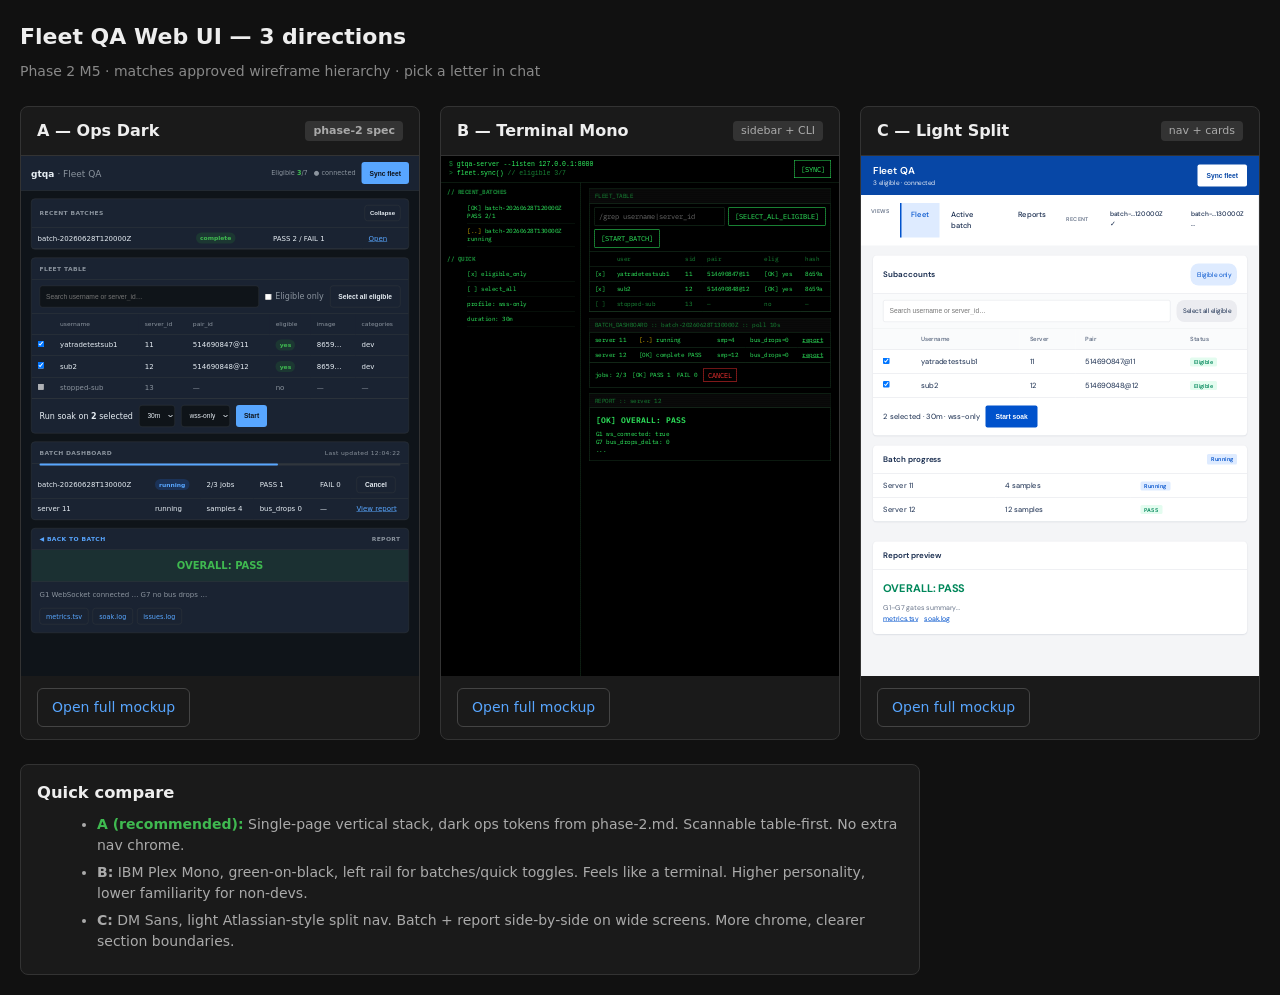
<file: designs/fleet-qa-20260628/design-board.html>
<!DOCTYPE html>
<html lang="en">
<head>
<meta charset="utf-8">
<meta name="viewport" content="width=device-width, initial-scale=1">
<title>gtqa Fleet QA — Design Comparison</title>
<style>
* { box-sizing: border-box; margin: 0; }
body { font: 14px/1.5 system-ui, sans-serif; background: #111; color: #eee; padding: 20px; }
h1 { font-size: 22px; margin-bottom: 8px; }
.sub { color: #888; margin-bottom: 24px; }
.grid { display: grid; grid-template-columns: repeat(auto-fit, minmax(340px, 1fr)); gap: 20px; }
.card { background: #1a1a1a; border: 1px solid #333; border-radius: 8px; overflow: hidden; }
.card-head { padding: 12px 16px; border-bottom: 1px solid #333; display: flex; justify-content: space-between; align-items: center; }
.card-head h2 { font-size: 16px; }
.card-head .tag { font-size: 11px; background: #333; padding: 2px 8px; border-radius: 4px; color: #aaa; }
.frame-wrap { height: 520px; overflow: hidden; background: #000; }
iframe { width: 200%; height: 200%; border: 0; transform: scale(0.5); transform-origin: 0 0; pointer-events: none; }
.actions { padding: 12px 16px; display: flex; gap: 8px; flex-wrap: wrap; }
.actions a { color: #58a6ff; text-decoration: none; padding: 8px 14px; border: 1px solid #444; border-radius: 6px; }
.actions a:hover { background: #222; }
.notes { margin-top: 24px; padding: 16px; background: #1a1a1a; border-radius: 8px; border: 1px solid #333; max-width: 900px; }
.notes h3 { margin-bottom: 8px; }
.notes ul { margin-left: 20px; color: #aaa; }
.notes li { margin: 6px 0; }
.rec { color: #3fb950; font-weight: 600; }
</style>
</head>
<body>
<h1>Fleet QA Web UI — 3 directions</h1>
<p class="sub">Phase 2 M5 · matches approved wireframe hierarchy · pick a letter in chat</p>
<div class="grid">
  <div class="card">
    <div class="card-head"><h2>A — Ops Dark</h2><span class="tag rec">phase-2 spec</span></div>
    <div class="frame-wrap"><iframe src="variant-a.html" title="Variant A"></iframe></div>
    <div class="actions">
      <a href="variant-a.html" target="_blank">Open full mockup</a>
    </div>
  </div>
  <div class="card">
    <div class="card-head"><h2>B — Terminal Mono</h2><span class="tag">sidebar + CLI</span></div>
    <div class="frame-wrap"><iframe src="variant-b.html" title="Variant B"></iframe></div>
    <div class="actions">
      <a href="variant-b.html" target="_blank">Open full mockup</a>
    </div>
  </div>
  <div class="card">
    <div class="card-head"><h2>C — Light Split</h2><span class="tag">nav + cards</span></div>
    <div class="frame-wrap"><iframe src="variant-c.html" title="Variant C"></iframe></div>
    <div class="actions">
      <a href="variant-c.html" target="_blank">Open full mockup</a>
    </div>
  </div>
</div>
<div class="notes">
  <h3>Quick compare</h3>
  <ul>
    <li><strong class="rec">A (recommended):</strong> Single-page vertical stack, dark ops tokens from phase-2.md. Scannable table-first. No extra nav chrome.</li>
    <li><strong>B:</strong> IBM Plex Mono, green-on-black, left rail for batches/quick toggles. Feels like a terminal. Higher personality, lower familiarity for non-devs.</li>
    <li><strong>C:</strong> DM Sans, light Atlassian-style split nav. Batch + report side-by-side on wide screens. More chrome, clearer section boundaries.</li>
  </ul>
</div>
</body>
</html>
</file>
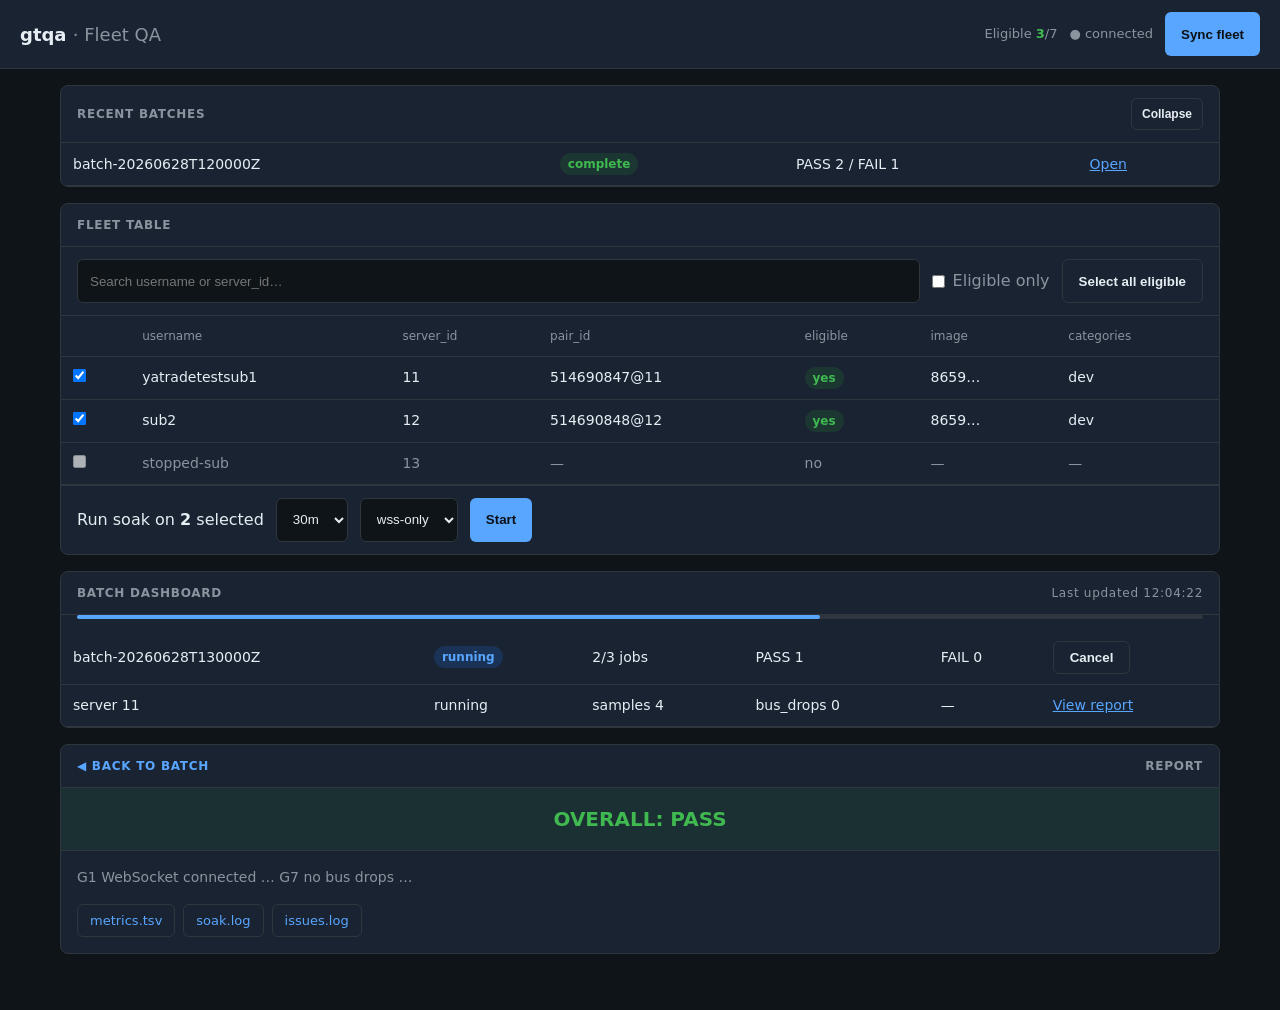
<file: designs/fleet-qa-20260628/variant-a.html>
<!DOCTYPE html>
<html lang="en">
<head>
<meta charset="utf-8">
<meta name="viewport" content="width=device-width, initial-scale=1">
<title>Variant A — Ops Dark</title>
<style>
:root {
  --bg: #0f1419; --surface: #1a2332; --text: #e6edf3; --muted: #8b949e;
  --pass: #3fb950; --fail: #f85149; --warn: #d29922; --accent: #58a6ff;
  --border: #30363d;
}
* { box-sizing: border-box; margin: 0; }
body { font: 16px/1.5 ui-sans-serif, system-ui, sans-serif; background: var(--bg); color: var(--text); min-height: 100vh; }
header { display: flex; align-items: center; justify-content: space-between; padding: 12px 20px; background: var(--surface); border-bottom: 1px solid var(--border); position: sticky; top: 0; z-index: 10; }
header h1 { font-size: 18px; font-weight: 600; }
header h1 span { color: var(--muted); font-weight: 400; }
.badge { font-size: 13px; color: var(--muted); }
.badge strong { color: var(--pass); }
.btn { background: var(--accent); color: #0d1117; border: none; padding: 8px 16px; border-radius: 6px; font-weight: 600; cursor: pointer; min-height: 44px; }
.btn-ghost { background: transparent; color: var(--text); border: 1px solid var(--border); }
main { max-width: 1200px; margin: 0 auto; padding: 16px 20px 40px; }
section { background: var(--surface); border: 1px solid var(--border); border-radius: 8px; margin-bottom: 16px; overflow: hidden; }
.section-head { padding: 12px 16px; font-size: 12px; font-weight: 600; letter-spacing: 0.06em; color: var(--muted); text-transform: uppercase; border-bottom: 1px solid var(--border); display: flex; justify-content: space-between; align-items: center; }
.row-tools { display: flex; gap: 12px; flex-wrap: wrap; padding: 12px 16px; border-bottom: 1px solid var(--border); align-items: center; }
input[type=search] { flex: 1; min-width: 200px; padding: 10px 12px; border-radius: 6px; border: 1px solid var(--border); background: var(--bg); color: var(--text); min-height: 44px; }
label.chk { display: flex; align-items: center; gap: 8px; color: var(--muted); cursor: pointer; min-height: 44px; }
table { width: 100%; border-collapse: collapse; font-size: 14px; }
th, td { padding: 10px 12px; text-align: left; border-bottom: 1px solid var(--border); height: 40px; }
th { position: sticky; top: 57px; background: var(--surface); color: var(--muted); font-weight: 500; font-size: 12px; }
tr.muted td { color: var(--muted); }
.pill { display: inline-block; padding: 2px 8px; border-radius: 12px; font-size: 12px; font-weight: 600; }
.pill.pass { background: #23863633; color: var(--pass); }
.pill.fail { background: #da363333; color: var(--fail); }
.pill.run { background: #1f6feb33; color: var(--accent); }
.batch-bar { padding: 12px 16px; display: flex; gap: 12px; flex-wrap: wrap; align-items: center; border-top: 1px solid var(--border); }
select { padding: 8px 12px; border-radius: 6px; border: 1px solid var(--border); background: var(--bg); color: var(--text); min-height: 44px; }
.progress { height: 4px; background: var(--border); border-radius: 2px; margin: 0 16px 12px; }
.progress > div { height: 100%; width: 66%; background: var(--accent); border-radius: 2px; }
.report-banner { padding: 16px; text-align: center; font-size: 20px; font-weight: 700; background: #23863622; color: var(--pass); border-bottom: 1px solid var(--border); }
.report-body { padding: 16px; font-size: 14px; color: var(--muted); }
.artifact-row { display: flex; gap: 8px; padding: 0 16px 16px; flex-wrap: wrap; }
.artifact-row a { color: var(--accent); text-decoration: none; padding: 6px 12px; border: 1px solid var(--border); border-radius: 6px; font-size: 13px; }
</style>
</head>
<body>
<header>
  <h1>gtqa <span>· Fleet QA</span></h1>
  <div style="display:flex;gap:12px;align-items:center">
    <span class="badge">Eligible <strong>3</strong>/7</span>
    <span class="badge">● connected</span>
    <button class="btn">Sync fleet</button>
  </div>
</header>
<main>
  <section>
    <div class="section-head">Recent batches <button class="btn btn-ghost" style="min-height:32px;padding:4px 10px;font-size:12px">Collapse</button></div>
    <table>
      <tr><td>batch-20260628T120000Z</td><td><span class="pill pass">complete</span></td><td>PASS 2 / FAIL 1</td><td><a href="#" style="color:var(--accent)">Open</a></td></tr>
    </table>
  </section>
  <section>
    <div class="section-head">Fleet table</div>
    <div class="row-tools">
      <input type="search" placeholder="Search username or server_id…">
      <label class="chk"><input type="checkbox"> Eligible only</label>
      <button class="btn btn-ghost">Select all eligible</button>
    </div>
    <table>
      <thead><tr><th></th><th>username</th><th>server_id</th><th>pair_id</th><th>eligible</th><th>image</th><th>categories</th></tr></thead>
      <tbody>
        <tr><td><input type="checkbox" checked></td><td>yatradetestsub1</td><td>11</td><td>514690847@11</td><td><span class="pill pass">yes</span></td><td>8659…</td><td>dev</td></tr>
        <tr><td><input type="checkbox" checked></td><td>sub2</td><td>12</td><td>514690848@12</td><td><span class="pill pass">yes</span></td><td>8659…</td><td>dev</td></tr>
        <tr class="muted"><td><input type="checkbox" disabled></td><td>stopped-sub</td><td>13</td><td>—</td><td>no</td><td>—</td><td>—</td></tr>
      </tbody>
    </table>
    <div class="batch-bar">
      <span>Run soak on <strong>2</strong> selected</span>
      <select><option>30m</option></select>
      <select><option>wss-only</option></select>
      <button class="btn">Start</button>
    </div>
  </section>
  <section>
    <div class="section-head">Batch dashboard <span style="font-weight:400;text-transform:none">Last updated 12:04:22</span></div>
    <div class="progress"><div></div></div>
    <table>
      <tr><td>batch-20260628T130000Z</td><td><span class="pill run">running</span></td><td>2/3 jobs</td><td>PASS 1</td><td>FAIL 0</td><td><button class="btn btn-ghost" style="min-height:32px">Cancel</button></td></tr>
      <tr><td>server 11</td><td>running</td><td>samples 4</td><td>bus_drops 0</td><td>—</td><td><a href="#" style="color:var(--accent)">View report</a></td></tr>
    </table>
  </section>
  <section>
    <div class="section-head"><a href="#" style="color:var(--accent);text-decoration:none">◀ Back to batch</a> Report</div>
    <div class="report-banner">OVERALL: PASS</div>
    <div class="report-body">G1 WebSocket connected … G7 no bus drops …</div>
    <div class="artifact-row">
      <a href="#">metrics.tsv</a><a href="#">soak.log</a><a href="#">issues.log</a>
    </div>
  </section>
</main>
</body>
</html>
</file>
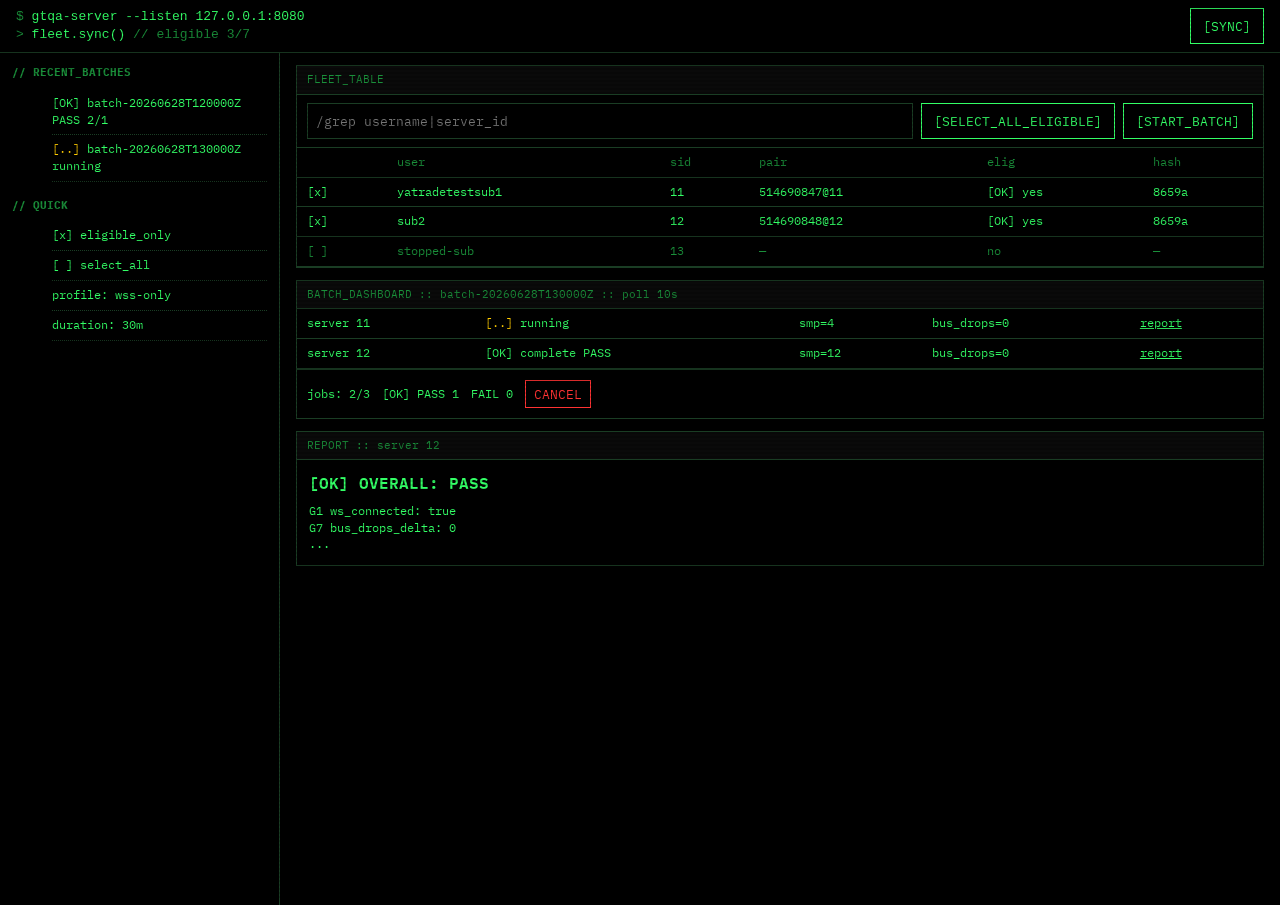
<file: designs/fleet-qa-20260628/variant-b.html>
<!DOCTYPE html>
<html lang="en">
<head>
<meta charset="utf-8">
<meta name="viewport" content="width=device-width, initial-scale=1">
<title>Variant B — Terminal Mono</title>
<style>
@import url('https://fonts.googleapis.com/css2?family=IBM+Plex+Mono:wght@400;600&display=swap');
:root {
  --bg: #000000; --surface: #0a0a0a; --text: #33ff66; --muted: #1a8f3a;
  --pass: #33ff66; --fail: #ff3333; --accent: #33ff66; --border: #1a3d24;
}
* { box-sizing: border-box; margin: 0; }
body { font: 14px/1.4 'IBM Plex Mono', monospace; background: var(--bg); color: var(--text); min-height: 100vh; }
.scanlines::before { content: ''; position: fixed; inset: 0; pointer-events: none; background: repeating-linear-gradient(0deg, transparent, transparent 2px, rgba(0,0,0,.15) 2px, rgba(0,0,0,.15) 4px); z-index: 100; }
.top { padding: 8px 16px; border-bottom: 1px solid var(--border); display: grid; grid-template-columns: 1fr auto; gap: 8px; }
.top pre { margin: 0; font-size: 13px; }
.top .cmd { color: var(--muted); }
.grid { display: grid; grid-template-columns: 280px 1fr; min-height: calc(100vh - 48px); }
aside { border-right: 1px solid var(--border); padding: 12px; }
aside h2 { font-size: 11px; color: var(--muted); margin-bottom: 8px; }
aside ul { list-style: none; }
aside li { padding: 6px 0; border-bottom: 1px dotted var(--border); font-size: 12px; cursor: pointer; }
aside li:hover { color: #fff; }
.content { padding: 12px 16px; overflow-x: auto; }
.panel { border: 1px solid var(--border); margin-bottom: 12px; }
.panel-title { padding: 6px 10px; background: var(--surface); border-bottom: 1px solid var(--border); font-size: 11px; color: var(--muted); }
.tools { padding: 8px 10px; display: flex; gap: 8px; flex-wrap: wrap; border-bottom: 1px solid var(--border); }
.tools input { flex: 1; background: #000; border: 1px solid var(--border); color: var(--text); padding: 8px; font-family: inherit; min-width: 180px; }
.tools button { background: #000; border: 1px solid var(--accent); color: var(--accent); padding: 8px 12px; font-family: inherit; cursor: pointer; }
table { width: 100%; font-size: 12px; border-collapse: collapse; }
th, td { padding: 6px 10px; text-align: left; border-bottom: 1px solid var(--border); }
th { color: var(--muted); font-weight: 400; }
.dim { color: var(--muted); }
.status-ok::before { content: '[OK] '; color: var(--pass); }
.status-run::before { content: '[..] '; color: var(--warn, #ffcc00); }
.status-fail::before { content: '[!!] '; color: var(--fail); }
.footer-bar { padding: 10px; border-top: 1px solid var(--border); display: flex; gap: 12px; align-items: center; font-size: 12px; }
.report { padding: 12px; white-space: pre-wrap; font-size: 12px; }
.report .overall { font-size: 16px; font-weight: 600; margin-bottom: 8px; }
</style>
</head>
<body class="scanlines">
<div class="top">
  <pre><span class="cmd">$</span> gtqa-server --listen 127.0.0.1:8080
<span class="cmd">></span> fleet.sync() <span style="color:var(--muted)">// eligible 3/7</span></pre>
  <button style="background:#000;border:1px solid var(--accent);color:var(--accent);padding:6px 12px;font-family:inherit;cursor:pointer">[SYNC]</button>
</div>
<div class="grid">
  <aside>
    <h2>// RECENT_BATCHES</h2>
    <ul>
      <li class="status-ok">batch-20260628T120000Z PASS 2/1</li>
      <li class="status-run">batch-20260628T130000Z running</li>
    </ul>
    <h2 style="margin-top:16px">// QUICK</h2>
    <ul>
      <li>[x] eligible_only</li>
      <li>[ ] select_all</li>
      <li>profile: wss-only</li>
      <li>duration: 30m</li>
    </ul>
  </aside>
  <div class="content">
    <div class="panel">
      <div class="panel-title">FLEET_TABLE</div>
      <div class="tools">
        <input placeholder="/grep username|server_id">
        <button>[SELECT_ALL_ELIGIBLE]</button>
        <button>[START_BATCH]</button>
      </div>
      <table>
        <thead><tr><th></th><th>user</th><th>sid</th><th>pair</th><th>elig</th><th>hash</th></tr></thead>
        <tbody>
          <tr><td>[x]</td><td>yatradetestsub1</td><td>11</td><td>514690847@11</td><td class="status-ok">yes</td><td>8659a</td></tr>
          <tr><td>[x]</td><td>sub2</td><td>12</td><td>514690848@12</td><td class="status-ok">yes</td><td>8659a</td></tr>
          <tr class="dim"><td>[ ]</td><td>stopped-sub</td><td>13</td><td>—</td><td>no</td><td>—</td></tr>
        </tbody>
      </table>
    </div>
    <div class="panel">
      <div class="panel-title">BATCH_DASHBOARD :: batch-20260628T130000Z :: poll 10s</div>
      <table>
        <tr><td>server 11</td><td class="status-run">running</td><td>smp=4</td><td>bus_drops=0</td><td><a href="#" style="color:var(--accent)">report</a></td></tr>
        <tr><td>server 12</td><td class="status-ok">complete PASS</td><td>smp=12</td><td>bus_drops=0</td><td><a href="#" style="color:var(--accent)">report</a></td></tr>
      </table>
      <div class="footer-bar"><span>jobs: 2/3</span><span class="status-ok">PASS 1</span><span>FAIL 0</span><button style="background:#000;border:1px solid var(--fail);color:var(--fail);font-family:inherit;padding:4px 8px">CANCEL</button></div>
    </div>
    <div class="panel">
      <div class="panel-title">REPORT :: server 12</div>
      <div class="report"><div class="overall status-ok">OVERALL: PASS</div>G1 ws_connected: true
G7 bus_drops_delta: 0
...</div>
    </div>
  </div>
</div>
</body>
</html>
</file>
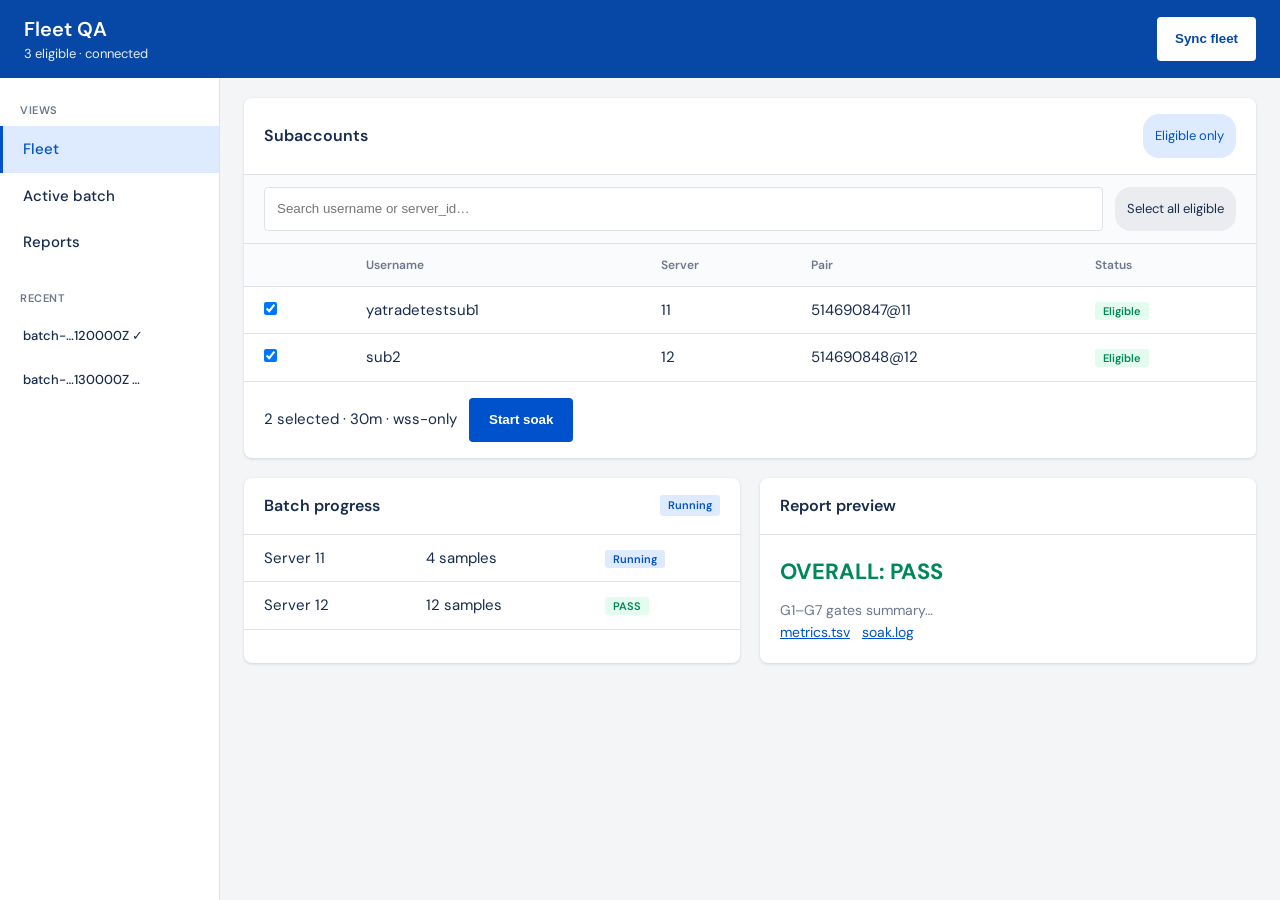
<file: designs/fleet-qa-20260628/variant-c.html>
<!DOCTYPE html>
<html lang="en">
<head>
<meta charset="utf-8">
<meta name="viewport" content="width=device-width, initial-scale=1">
<title>Variant C — Light Split</title>
<style>
@import url('https://fonts.googleapis.com/css2?family=DM+Sans:wght@400;500;600&display=swap');
:root {
  --bg: #f4f5f7; --surface: #ffffff; --text: #172b4d; --muted: #6b778c;
  --pass: #00875a; --fail: #de350b; --accent: #0052cc; --border: #dfe1e6;
  --sidebar: #0747a6;
}
* { box-sizing: border-box; margin: 0; }
body { font: 15px/1.5 'DM Sans', sans-serif; background: var(--bg); color: var(--text); min-height: 100vh; display: flex; flex-direction: column; }
.app-bar { background: var(--sidebar); color: #fff; padding: 14px 24px; display: flex; justify-content: space-between; align-items: center; }
.app-bar h1 { font-size: 20px; font-weight: 600; }
.app-bar .meta { font-size: 13px; opacity: .9; }
.app-bar button { background: #fff; color: var(--sidebar); border: none; padding: 10px 18px; border-radius: 4px; font-weight: 600; cursor: pointer; min-height: 44px; }
.layout { display: flex; flex: 1; min-height: 0; }
nav { width: 220px; background: var(--surface); border-right: 1px solid var(--border); padding: 16px 0; flex-shrink: 0; }
nav a { display: block; padding: 12px 20px; color: var(--text); text-decoration: none; font-weight: 500; border-left: 3px solid transparent; }
nav a.active { background: #deebff; border-left-color: var(--accent); color: var(--accent); }
nav .section-label { padding: 8px 20px; font-size: 11px; font-weight: 600; color: var(--muted); text-transform: uppercase; letter-spacing: .05em; }
.workspace { flex: 1; padding: 20px 24px; overflow: auto; }
.card { background: var(--surface); border-radius: 8px; box-shadow: 0 1px 3px rgba(9,30,66,.15); margin-bottom: 20px; overflow: hidden; }
.card-header { padding: 16px 20px; border-bottom: 1px solid var(--border); display: flex; justify-content: space-between; align-items: center; }
.card-header h2 { font-size: 16px; font-weight: 600; }
.toolbar { padding: 12px 20px; display: flex; gap: 12px; flex-wrap: wrap; align-items: center; background: #fafbfc; border-bottom: 1px solid var(--border); }
.toolbar input { flex: 1; min-width: 200px; padding: 10px 12px; border: 1px solid var(--border); border-radius: 4px; min-height: 44px; }
.chip { display: inline-flex; align-items: center; gap: 6px; padding: 6px 12px; border-radius: 16px; background: #ebecf0; font-size: 13px; cursor: pointer; min-height: 44px; }
.chip.on { background: #deebff; color: var(--accent); }
table { width: 100%; border-collapse: collapse; }
th, td { padding: 12px 20px; text-align: left; border-bottom: 1px solid var(--border); }
th { font-size: 12px; color: var(--muted); font-weight: 600; background: #fafbfc; }
.tag { font-size: 11px; font-weight: 600; padding: 2px 8px; border-radius: 3px; }
.tag.pass { background: #e3fcef; color: var(--pass); }
.tag.fail { background: #ffebe6; color: var(--fail); }
.tag.run { background: #deebff; color: var(--accent); }
.cta-row { padding: 16px 20px; display: flex; gap: 12px; align-items: center; flex-wrap: wrap; }
.btn-primary { background: var(--accent); color: #fff; border: none; padding: 10px 20px; border-radius: 4px; font-weight: 600; cursor: pointer; min-height: 44px; }
.split { display: grid; grid-template-columns: 1fr 1fr; gap: 20px; }
@media (max-width: 900px) { .layout { flex-direction: column; } nav { width: 100%; display: flex; overflow-x: auto; } .split { grid-template-columns: 1fr; } }
.report-panel { padding: 20px; }
.report-panel .banner { font-size: 22px; font-weight: 700; color: var(--pass); margin-bottom: 12px; }
.links a { margin-right: 12px; color: var(--accent); font-size: 14px; }
</style>
</head>
<body>
<header class="app-bar">
  <div><h1>Fleet QA</h1><div class="meta">3 eligible · connected</div></div>
  <button>Sync fleet</button>
</header>
<div class="layout">
  <nav>
    <div class="section-label">Views</div>
    <a href="#" class="active">Fleet</a>
    <a href="#">Active batch</a>
    <a href="#">Reports</a>
    <div class="section-label" style="margin-top:16px">Recent</div>
    <a href="#" style="font-size:13px">batch-…120000Z ✓</a>
    <a href="#" style="font-size:13px">batch-…130000Z …</a>
  </nav>
  <div class="workspace">
    <div class="card">
      <div class="card-header"><h2>Subaccounts</h2><span class="chip on">Eligible only</span></div>
      <div class="toolbar">
        <input placeholder="Search username or server_id…">
        <span class="chip">Select all eligible</span>
      </div>
      <table>
        <thead><tr><th></th><th>Username</th><th>Server</th><th>Pair</th><th>Status</th></tr></thead>
        <tbody>
          <tr><td><input type="checkbox" checked></td><td>yatradetestsub1</td><td>11</td><td>514690847@11</td><td><span class="tag pass">Eligible</span></td></tr>
          <tr><td><input type="checkbox" checked></td><td>sub2</td><td>12</td><td>514690848@12</td><td><span class="tag pass">Eligible</span></td></tr>
        </tbody>
      </table>
      <div class="cta-row">
        <span>2 selected · 30m · wss-only</span>
        <button class="btn-primary">Start soak</button>
      </div>
    </div>
    <div class="split">
      <div class="card">
        <div class="card-header"><h2>Batch progress</h2><span class="tag run">Running</span></div>
        <table>
          <tr><td>Server 11</td><td>4 samples</td><td><span class="tag run">Running</span></td></tr>
          <tr><td>Server 12</td><td>12 samples</td><td><span class="tag pass">PASS</span></td></tr>
        </table>
      </div>
      <div class="card">
        <div class="card-header"><h2>Report preview</h2></div>
        <div class="report-panel">
          <div class="banner">OVERALL: PASS</div>
          <p style="color:var(--muted);font-size:14px">G1–G7 gates summary…</p>
          <div class="links"><a href="#">metrics.tsv</a><a href="#">soak.log</a></div>
        </div>
      </div>
    </div>
  </div>
</div>
</body>
</html>
</file>
